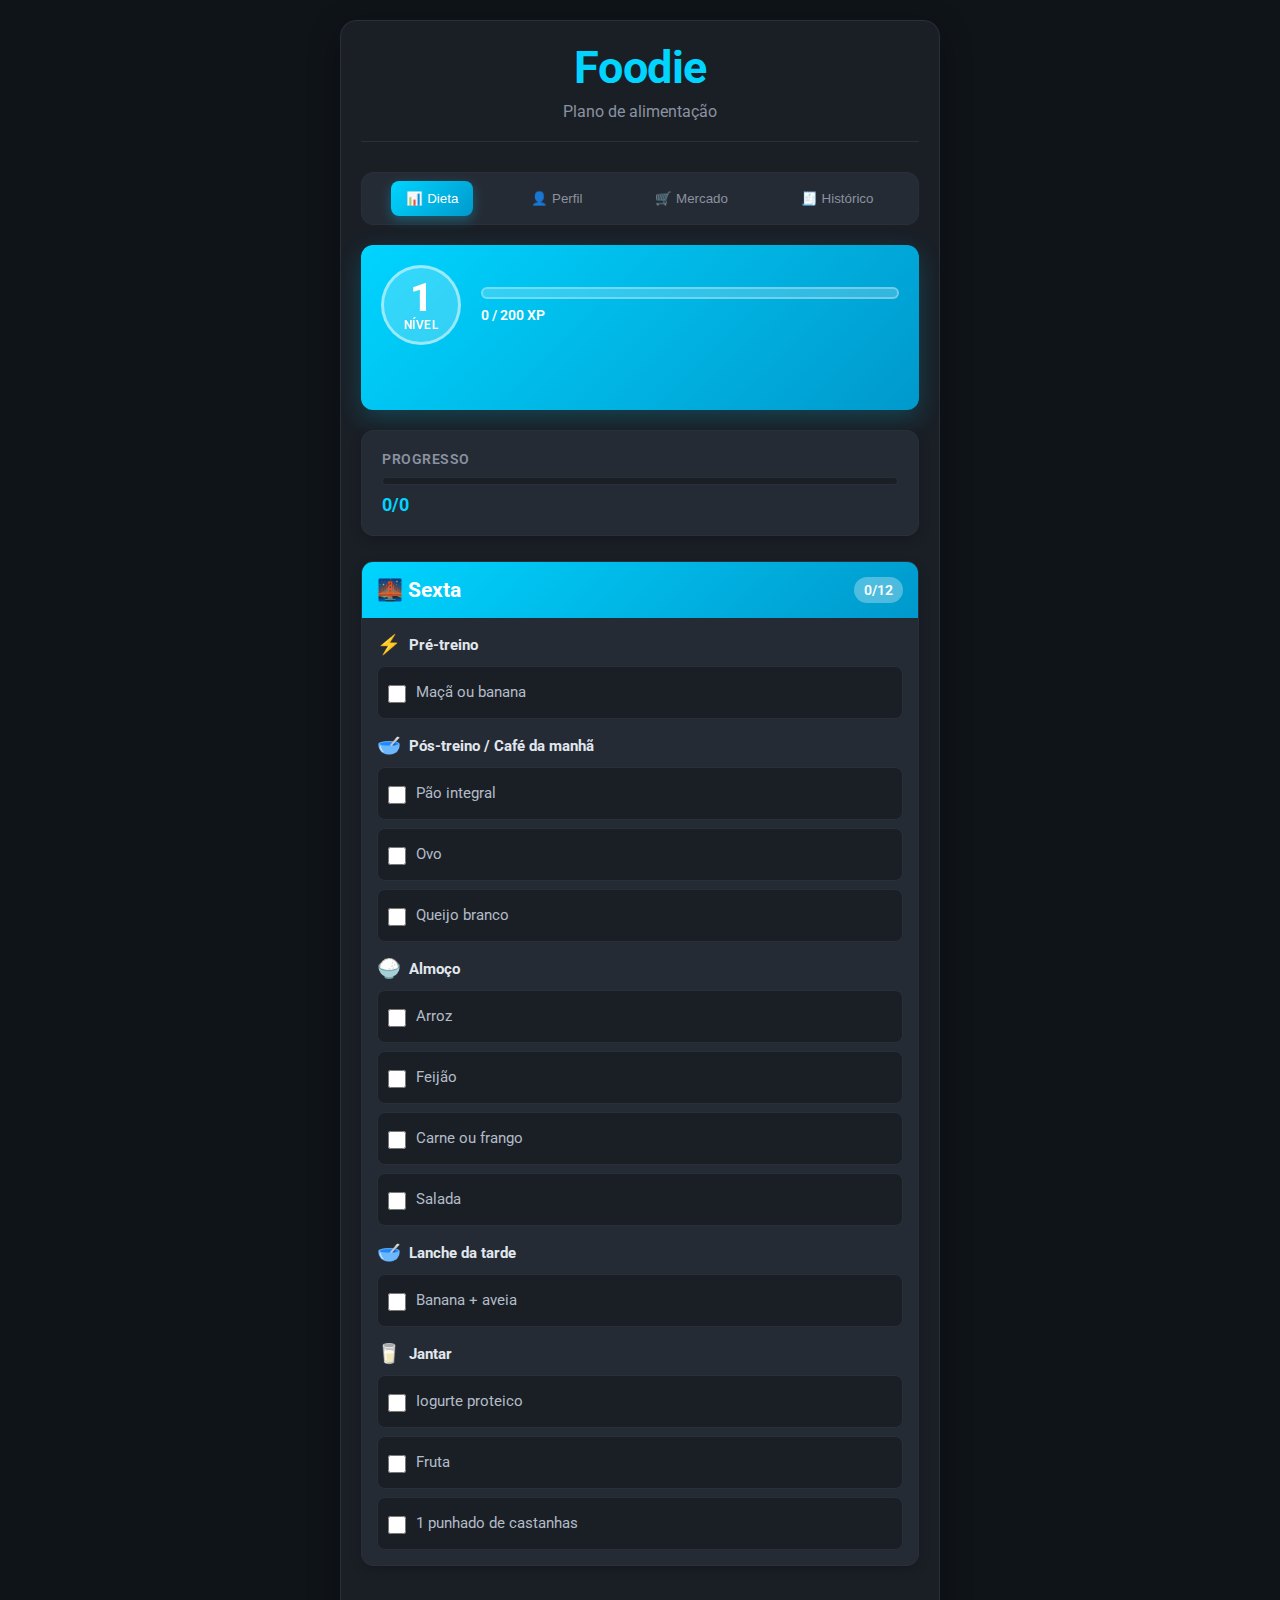
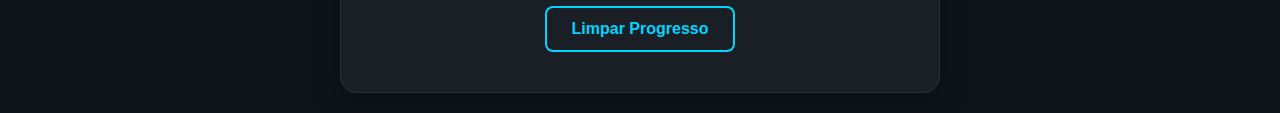
<file: index.html>
<!DOCTYPE html>
<html lang="pt-BR">
<head>
    <meta charset="UTF-8">
    <meta name="viewport" content="width=device-width, initial-scale=1.0">
    <title>Acompanhamento de Dieta</title>
    <link rel="stylesheet" href="styles.css">
    <link rel="preconnect" href="https://fonts.googleapis.com">
    <link rel="preconnect" href="https://fonts.gstatic.com" crossorigin>
    <link href="https://fonts.googleapis.com/css2?family=Roboto:wght@400;700&display=swap" rel="stylesheet">
</head>
<body>
    <div class="container">
        <header>
            <h1>Foodie</h1>
            <p class="subtitle">Plano de alimentação</p>
        </header>

        <!-- Abas de navegação -->
        <div class="nav-tabs">
            <button class="tab-btn active" id="tabDiet" data-tab="diet">📊 Dieta</button>
            <button class="tab-btn" id="tabProfile" data-tab="profile">👤 Perfil</button>
            <button class="tab-btn" id="tabMarket" data-tab="market">🛒 Mercado</button>
            <button class="tab-btn" id="tabHistory" data-tab="history">🧾 Histórico</button>
        </div>

        <!-- Seção de Dieta -->
        <div class="tab-content active" id="dietTab">
            <div class="xp-system">
                <div class="xp-header">
                    <div class="level-badge">
                        <span class="level-number" id="levelNumber">1</span>
                        <span class="level-label">Nível</span>
                    </div>
                    <div class="xp-info">
                        <div class="xp-bar-container">
                            <div class="xp-bar-fill" id="xpBarFill"></div>
                        </div>
                        <span class="xp-text" id="xpText">0 / 100 XP</span>
                    </div>
                </div>
                <div class="xp-achievement" id="xpAchievement"></div>
            </div>

            <div class="stats">
                <div class="stat-item">
                    <span class="stat-label">Progresso</span>
                    <div class="progress-bar">
                        <div class="progress-fill" id="progressFill"></div>
                    </div>
                    <span class="stat-value" id="progressText">0/0</span>
                </div>
            </div>

            <div class="days-container" id="daysContainer"></div>

            <footer>
                <button class="btn-reset" id="resetBtn">Limpar Progresso</button>
            </footer>
        </div>

        <!-- Seção de Perfil -->
        <div class="tab-content" id="profileTab">
            <div class="profile-container">
                <div class="profile-picture-section">
                    <img id="profileImage" class="profile-picture" src="data:image/svg+xml,%3Csvg xmlns='http://www.w3.org/2000/svg' viewBox='0 0 200 200'%3E%3Ccircle cx='100' cy='100' r='100' fill='%23e9ecef'/%3E%3Ccircle cx='100' cy='70' r='35' fill='%23999'/%3E%3Cellipse cx='100' cy='160' rx='50' ry='40' fill='%23999'/%3E%3C/svg%3E" alt="Foto de Perfil">
                    <label for="photoInput" class="photo-upload-btn">📷</label>
                    <input type="file" id="photoInput" accept="image/*" hidden>
                </div>

                <div class="profile-form">
                    <div class="form-group">
                        <label for="profileName">Nome</label>
                        <input type="text" id="profileName" placeholder="Digite seu nome" maxlength="50">
                    </div>

                    <div class="form-group">
                        <label for="profileWeight">Peso (kg)</label>
                        <input type="number" id="profileWeight" placeholder="Digite seu peso" step="0.1" min="0">
                    </div>

                    <div class="form-group">
                        <label for="profileHeight">Altura (cm)</label>
                        <input type="number" id="profileHeight" placeholder="Digite sua altura" step="0.1" min="0">
                    </div>

                    <div class="form-group">
                        <label for="profileIMC">IMC</label>
                        <div class="imc-display">
                            <span id="imcValue">--</span>
                            <span id="imcCategory"></span>
                        </div>
                    </div>

                    <div class="button-group">
                        <button class="btn btn-primary" id="saveProfileBtn">💾 Salvar Perfil</button>
                        <button class="btn btn-secondary" id="clearProfileBtn">🗑️ Limpar Dados</button>
                    </div>
                </div>
            </div>
        </div>

        <!-- Seção de Mercado -->
        <div class="tab-content" id="marketTab">
            <div class="market-container">
                <form class="market-form" id="marketForm">
                    <div class="form-group">
                        <label for="marketItemName">Item</label>
                        <input type="text" id="marketItemName" placeholder="Ex: Arroz" maxlength="60" required>
                    </div>

                    <div class="market-row-inputs">
                        <div class="form-group">
                            <label for="marketItemQty">Quantidade</label>
                            <input type="number" id="marketItemQty" placeholder="1" min="0.01" step="0.01" required>
                        </div>

                        <div class="form-group">
                            <label for="marketItemPrice">Valor (R$)</label>
                            <input type="number" id="marketItemPrice" placeholder="0,00" min="0" step="0.01" required>
                        </div>
                    </div>

                    <button type="submit" class="btn btn-primary" id="addMarketItemBtn">➕ Adicionar</button>
                </form>

                <div class="market-list">
                    <div class="market-list-header">
                        <span>Item</span>
                        <span>Qtd.</span>
                        <span>Valor</span>
                        <span>Total</span>
                        <span></span>
                    </div>
                    <div id="marketItems"></div>
                </div>

                <div class="market-total">
                    <span>Valor total</span>
                    <span id="marketTotal">R$ 0,00</span>
                </div>

                <button class="btn btn-primary" id="confirmMarketBtn">✅ Confirmar lista de compras</button>
            </div>
        </div>

        <!-- Seção de Histórico de compras -->
        <div class="tab-content" id="historyTab">
            <div class="history-container">
                <div class="history-header">
                    <h2>Histórico de compras</h2>
                    <p>Listas confirmadas anteriormente</p>
                </div>
                <div id="historyList"></div>
            </div>
        </div>

        <!-- Modal de edição -->
        <div class="modal" id="editModal">
            <div class="modal-content">
                <div class="modal-header">
                    <h2>Editar Item</h2>
                    <button class="btn-close" id="closeModal">&times;</button>
                </div>
                <div class="modal-body">
                    <input type="text" id="editInput" placeholder="Digite o novo texto" maxlength="100">
                </div>
                <div class="modal-footer">
                    <button class="btn btn-secondary" id="cancelBtn">Cancelar</button>
                    <button class="btn btn-primary" id="saveBtn">Salvar</button>
                    <button class="btn btn-danger" id="deleteBtn">Deletar</button>
                </div>
            </div>
        </div>
    </div>

    <script src="script.js"></script>
</body>
</html>
</file>
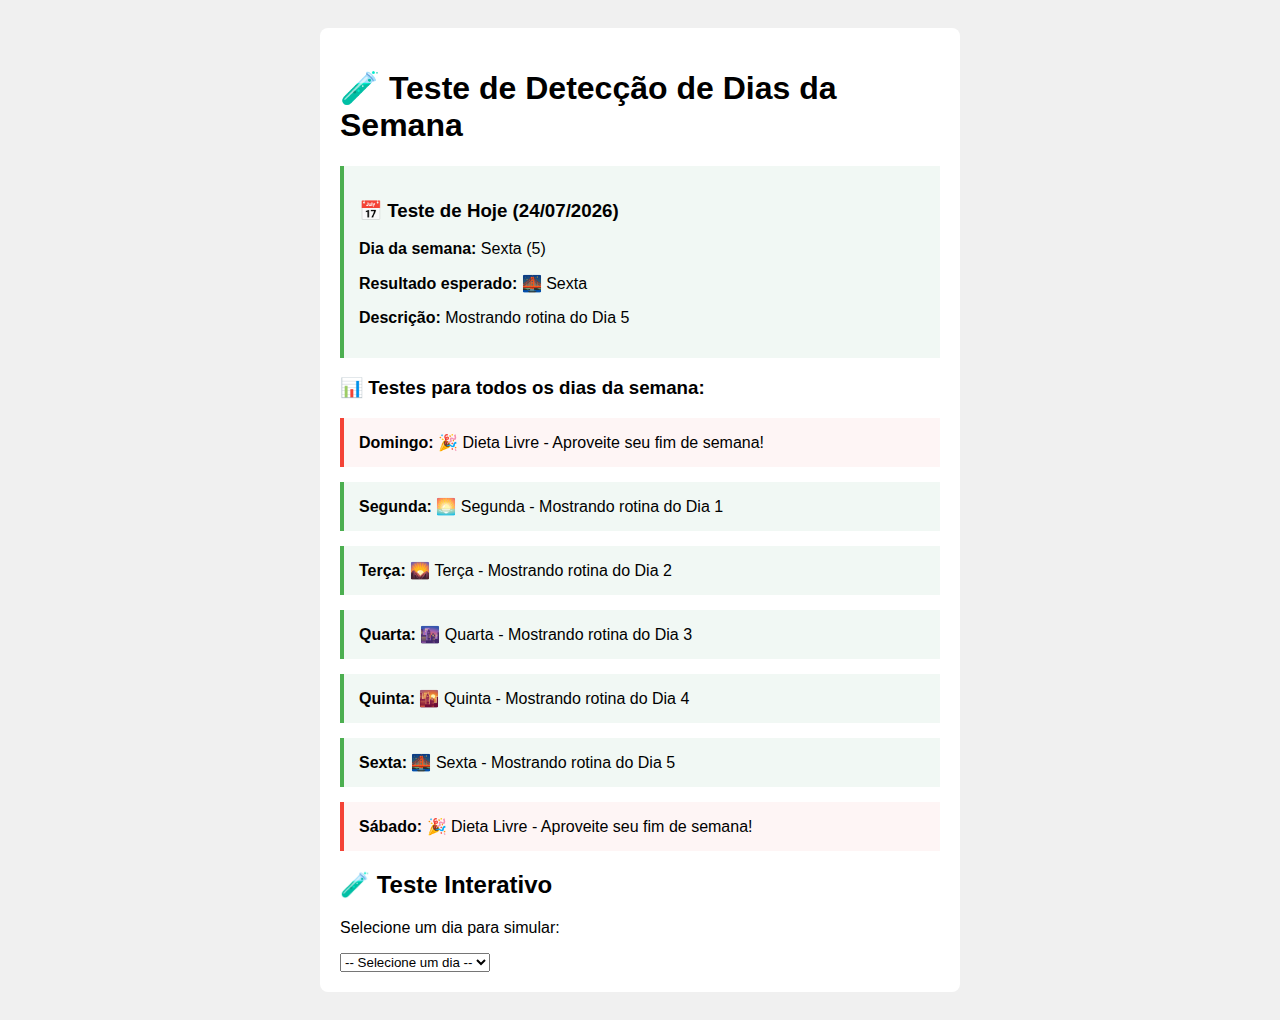
<file: test.html>
<!DOCTYPE html>
<html lang="pt-BR">
<head>
    <meta charset="UTF-8">
    <meta name="viewport" content="width=device-width, initial-scale=1.0">
    <title>Teste - Detecção de Dias</title>
    <style>
        body {
            font-family: Arial, sans-serif;
            padding: 20px;
            background: #f0f0f0;
        }
        .test-container {
            background: white;
            padding: 20px;
            border-radius: 8px;
            max-width: 600px;
            margin: 0 auto;
        }
        .test-result {
            margin: 15px 0;
            padding: 15px;
            border-left: 4px solid #4CAF50;
            background: #f1f8f4;
        }
        .test-result.error {
            border-left-color: #f44336;
            background: #fef5f5;
        }
        code {
            background: #e0e0e0;
            padding: 2px 6px;
            border-radius: 3px;
        }
    </style>
</head>
<body>
    <div class="test-container">
        <h1>🧪 Teste de Detecção de Dias da Semana</h1>
        
        <div id="testResults"></div>

        <h2>🧪 Teste Interativo</h2>
        <p>Selecione um dia para simular:</p>
        <select id="daySelector" onchange="testDay()">
            <option value="">-- Selecione um dia --</option>
            <option value="0">Domingo (0)</option>
            <option value="1">Segunda (1)</option>
            <option value="2">Terça (2)</option>
            <option value="3">Quarta (3)</option>
            <option value="4">Quinta (4)</option>
            <option value="5">Sexta (5)</option>
            <option value="6">Sábado (6)</option>
        </select>
        <div id="testOutput"></div>
    </div>

    <script>
        // Carregar as funções do script.js
        const dietPlan = [
            { day: 1, emoji: '🌅', meals: [] },
            { day: 2, emoji: '🌄', meals: [] },
            { day: 3, emoji: '🌆', meals: [] },
            { day: 4, emoji: '🌇', meals: [] },
            { day: 5, emoji: '🌉', meals: [] }
        ];

        function getCurrentWeekday() {
            const today = new Date();
            const day = today.getDay();
            if (day >= 1 && day <= 5) {
                return day;
            }
            return null;
        }

        function getWeekdayNames() {
            return ['Domingo', 'Segunda', 'Terça', 'Quarta', 'Quinta', 'Sexta', 'Sábado'];
        }

        function testDayLogic(dayOfWeek) {
            const weekdayNames = getWeekdayNames();
            
            if (dayOfWeek === null || dayOfWeek === 0 || dayOfWeek === 6) {
                return {
                    isWeekend: true,
                    message: '🎉 Dieta Livre',
                    description: 'Aproveite seu fim de semana!'
                };
            } else {
                const dietDay = dayOfWeek;
                const dayName = weekdayNames[dayOfWeek];
                const dayEmoji = dietPlan[dietDay - 1].emoji;
                
                return {
                    isWeekend: false,
                    message: `${dayEmoji} ${dayName}`,
                    description: `Mostrando rotina do Dia ${dietDay}`,
                    dietDay: dietDay
                };
            }
        }

        // Teste de hoje
        function runTests() {
            const resultsDiv = document.getElementById('testResults');
            const today = new Date();
            const currentDay = today.getDay();
            const result = testDayLogic(currentDay);
            
            resultsDiv.innerHTML += `
                <div class="test-result">
                    <h3>📅 Teste de Hoje (${today.toLocaleDateString('pt-BR')})</h3>
                    <p><strong>Dia da semana:</strong> ${getWeekdayNames()[currentDay]} (${currentDay})</p>
                    <p><strong>Resultado esperado:</strong> ${result.message}</p>
                    <p><strong>Descrição:</strong> ${result.description}</p>
                </div>
            `;

            // Testes para todos os dias
            resultsDiv.innerHTML += '<h3>📊 Testes para todos os dias da semana:</h3>';
            for (let i = 0; i < 7; i++) {
                const testResult = testDayLogic(i);
                const className = testResult.isWeekend ? 'test-result error' : 'test-result';
                resultsDiv.innerHTML += `
                    <div class="${className}">
                        <strong>${getWeekdayNames()[i]}:</strong> ${testResult.message} - ${testResult.description}
                    </div>
                `;
            }
        }

        function testDay() {
            const selector = document.getElementById('daySelector');
            const output = document.getElementById('testOutput');
            const dayValue = parseInt(selector.value);

            if (isNaN(dayValue)) {
                output.innerHTML = '';
                return;
            }

            const result = testDayLogic(dayValue);
            output.innerHTML = `
                <div class="test-result">
                    <h4>Resultado para ${getWeekdayNames()[dayValue]}:</h4>
                    <p><strong>Mensagem:</strong> ${result.message}</p>
                    <p><strong>Descrição:</strong> ${result.description}</p>
                    ${result.dietDay ? `<p><strong>Dia da dieta:</strong> ${result.dietDay}</p>` : ''}
                </div>
            `;
        }

        // Executar testes quando a página carregar
        window.addEventListener('load', runTests);
    </script>
</body>
</html>
</file>
<file: styles.css>
* {
    margin: 0;
    padding: 0;
    box-sizing: border-box;
}

body {
    font-family: 'Roboto', -apple-system, BlinkMacSystemFont, 'Segoe UI', Oxygen, Ubuntu, Cantarell, sans-serif;
    background: #0f1419;
    min-height: 100vh;
    padding: 20px 0;
    color: #e1e8ed;
}

.container {
    max-width: 600px;
    margin: 0 auto;
    padding: 20px;
    background-color: #1a1f26;
    border-radius: 16px;
    box-shadow: 0 8px 32px rgba(0, 0, 0, 0.3);
    border: 1px solid #2a2f3a;
}

header {
    text-align: center;
    margin-bottom: 30px;
    padding-bottom: 20px;
    border-bottom: 1px solid #2a2f3a;
}

h1 {
    font-size: 2.8rem;
    color: #00d4ff;
    font-weight: 700;
    letter-spacing: -0.5px;
    margin-bottom: 8px;
}

.subtitle {
    font-size: 1rem;
    color: #8b92a0;
    font-weight: 400;
}

.stats {
    background: #252b35;
    border-radius: 12px;
    padding: 20px;
    margin-bottom: 25px;
    box-shadow: 0 4px 12px rgba(0, 0, 0, 0.2);
    border: 1px solid #2a2f3a;
}

.stat-item {
    display: flex;
    flex-direction: column;
    gap: 10px;
}

.stat-label {
    font-size: 0.85rem;
    color: #8b92a0;
    font-weight: 600;
    text-transform: uppercase;
    letter-spacing: 0.5px;
}

.progress-bar {
    width: 100%;
    height: 8px;
    background: #1a1f26;
    border-radius: 10px;
    overflow: hidden;
    border: 1px solid #2a2f3a;
}

.progress-fill {
    height: 100%;
    background: linear-gradient(90deg, #00d4ff 0%, #0099cc 100%);
    border-radius: 10px;
    transition: width 0.3s ease;
    width: 0%;
}

.stat-value {
    font-size: 1.1rem;
    font-weight: 700;
    color: #00d4ff;
}

/* Sistema de XP */
.xp-system {
    background: linear-gradient(135deg, #00d4ff 0%, #0099cc 100%);
    border-radius: 12px;
    padding: 20px;
    margin-bottom: 20px;
    box-shadow: 0 8px 24px rgba(0, 212, 255, 0.2);
}

.xp-header {
    display: flex;
    gap: 20px;
    align-items: center;
}

.level-badge {
    display: flex;
    flex-direction: column;
    align-items: center;
    justify-content: center;
    width: 80px;
    height: 80px;
    background: rgba(255, 255, 255, 0.2);
    border-radius: 50%;
    border: 3px solid rgba(255, 255, 255, 0.5);
    color: white;
    flex-shrink: 0;
    backdrop-filter: blur(10px);
}

.level-number {
    font-size: 2.5rem;
    font-weight: 800;
    line-height: 1;
}

.level-label {
    font-size: 0.75rem;
    font-weight: 600;
    text-transform: uppercase;
    letter-spacing: 0.5px;
}

.xp-info {
    flex: 1;
    display: flex;
    flex-direction: column;
    gap: 8px;
}

.xp-bar-container {
    width: 100%;
    height: 12px;
    background: rgba(255, 255, 255, 0.2);
    border-radius: 10px;
    overflow: hidden;
    border: 2px solid rgba(255, 255, 255, 0.3);
}

.xp-bar-fill {
    height: 100%;
    background: linear-gradient(90deg, #FFD700 0%, #FFA500 100%);
    border-radius: 10px;
    transition: width 0.5s ease;
    width: 0%;
    box-shadow: 0 0 15px rgba(255, 215, 0, 0.5);
}

.xp-text {
    color: white;
    font-size: 0.9rem;
    font-weight: 600;
}

.xp-achievement {
    margin-top: 15px;
    min-height: 30px;
}

.achievement-popup {
    display: flex;
    align-items: center;
    gap: 10px;
    background: rgba(255, 255, 255, 0.15);
    padding: 12px;
    border-radius: 8px;
    color: white;
    font-weight: 600;
    font-size: 0.95rem;
    animation: slideUp 0.5s ease;
    border-left: 4px solid #FFD700;
}

.achievement-popup .emoji {
    font-size: 1.5rem;
}

.level-up-popup {
    display: flex;
    align-items: center;
    gap: 10px;
    background: linear-gradient(135deg, rgba(255, 255, 0, 0.3) 0%, rgba(255, 165, 0, 0.3) 100%);
    padding: 15px;
    border-radius: 8px;
    color: white;
    font-weight: 700;
    font-size: 1.1rem;
    animation: levelUpPop 0.6s ease;
    border: 2px solid #FFD700;
}

.level-up-popup .emoji {
    font-size: 2rem;
    animation: bounce 0.6s ease;
}

@keyframes levelUpPop {
    0% {
        opacity: 0;
        transform: scale(0.8) translateY(20px);
    }
    50% {
        opacity: 1;
    }
    100% {
        opacity: 0;
        transform: scale(1) translateY(-20px);
    }
}

@keyframes bounce {
    0%, 100% {
        transform: scale(1);
    }
    50% {
        transform: scale(1.3);
    }
}

.days-container {
    display: flex;
    flex-direction: column;
    gap: 15px;
    margin-bottom: 20px;
}

.day-card {
    background: #252b35;
    border-radius: 12px;
    overflow: hidden;
    box-shadow: 0 4px 12px rgba(0, 0, 0, 0.2);
    transition: transform 0.2s ease, box-shadow 0.2s ease;
    border: 1px solid #2a2f3a;
}

.day-card:active {
    transform: translateY(2px);
    box-shadow: 0 2px 8px rgba(0, 0, 0, 0.2);
}

.day-header {
    background: linear-gradient(135deg, #00d4ff 0%, #0099cc 100%);
    color: white;
    padding: 15px;
    display: flex;
    justify-content: space-between;
    align-items: center;
    cursor: pointer;
    user-select: none;
}

.day-title {
    font-size: 1.3rem;
    font-weight: 700;
}

.day-progress {
    background: rgba(255, 255, 255, 0.3);
    padding: 5px 10px;
    border-radius: 20px;
    font-size: 0.85rem;
    font-weight: 600;
}

.day-content {
    max-height: 1000px;
    overflow: hidden;
    transition: max-height 0.3s ease;
}

.day-content.collapsed {
    max-height: 0;
}

.meals {
    padding: 15px;
}

.meal {
    margin-bottom: 15px;
}

.meal:last-child {
    margin-bottom: 0;
}

.meal-title {
    font-size: 0.95rem;
    font-weight: 700;
    color: #e1e8ed;
    margin-bottom: 10px;
    display: flex;
    align-items: center;
    gap: 8px;
}

.meal-title .emoji {
    font-size: 1.2rem;
}

.meal-items {
    display: flex;
    flex-direction: column;
    gap: 8px;
}

.meal-item {
    display: flex;
    align-items: flex-start;
    gap: 10px;
    padding: 10px;
    background: #1a1f26;
    border-radius: 8px;
    cursor: pointer;
    transition: background-color 0.2s ease;
    border: 1px solid #2a2f3a;
}

.meal-item:hover {
    background: #2a2f3a;
}

.meal-item input[type="checkbox"] {
    margin-top: 3px;
    cursor: pointer;
    width: 18px;
    height: 18px;
    flex-shrink: 0;
}

.meal-item label {
    cursor: pointer;
    flex: 1;
    font-size: 0.95rem;
    color: #b3bcc6;
    line-height: 1.4;
}

.meal-item input[type="checkbox"]:checked + label {
    color: #8b92a0;
    text-decoration: line-through;
}

.meal-item input[type="checkbox"]:checked {
    accent-color: #00d4ff;
}

footer {
    display: flex;
    justify-content: center;
    padding: 20px 0;
}

/* Abas de navegação */
.nav-tabs {
    display: flex;
    justify-content: space-around;
    margin-bottom: 20px;
    background: #252b35;
    padding: 8px;
    border-radius: 12px;
    border: 1px solid #2a2f3a;
}

.tab-btn {
    background-color: transparent;
    border: none;
    border-radius: 8px;
    padding: 10px 15px;
    cursor: pointer;
    transition: all 0.3s ease;
    color: #8b92a0;
    font-weight: 500;
}

.tab-btn:hover {
    background-color: #2a2f3a;
    color: #b3bcc6;
}

.tab-btn.active {
    background: linear-gradient(135deg, #00d4ff 0%, #0099cc 100%);
    color: white;
    box-shadow: 0 4px 12px rgba(0, 212, 255, 0.3);
}

.tab-content {
    display: none;
    animation: fadeIn 0.3s ease;
}

.tab-content.active {
    display: block;
}

/* Perfil */
.profile-container {
    background: #252b35;
    border-radius: 12px;
    padding: 25px;
    box-shadow: 0 4px 12px rgba(0, 0, 0, 0.2);
    border: 1px solid #2a2f3a;
}

/* Mercado */
.market-container {
    background: #252b35;
    border-radius: 12px;
    padding: 25px;
    box-shadow: 0 4px 12px rgba(0, 0, 0, 0.2);
    display: flex;
    flex-direction: column;
    gap: 20px;
    border: 1px solid #2a2f3a;
}

.market-form {
    display: flex;
    flex-direction: column;
    gap: 15px;
}

.market-row-inputs {
    display: grid;
    grid-template-columns: repeat(2, 1fr);
    gap: 12px;
}

.market-list {
    display: flex;
    flex-direction: column;
    gap: 10px;
}

.market-list-header {
    display: grid;
    grid-template-columns: 2fr 0.8fr 1fr 1fr auto;
    gap: 10px;
    font-weight: 700;
    color: #8b92a0;
    font-size: 0.85rem;
    text-transform: uppercase;
    letter-spacing: 0.4px;
    padding: 0 10px;
}

.market-row {
    display: grid;
    grid-template-columns: 2fr 0.8fr 1fr 1fr auto;
    gap: 10px;
    align-items: center;
    background: #1a1f26;
    border-radius: 8px;
    padding: 12px 10px;
    font-size: 0.95rem;
    color: #b3bcc6;
    border: 1px solid #2a2f3a;
}

.market-col {
    display: flex;
    align-items: center;
}

.market-name {
    font-weight: 600;
}

.market-actions {
    justify-content: flex-end;
}

.market-empty {
    text-align: center;
    padding: 20px;
    color: #8b92a0;
    background: #1a1f26;
    border-radius: 8px;
    font-size: 0.95rem;
    border: 1px solid #2a2f3a;
}

.market-total {
    background: #1a1f26;
    border-radius: 8px;
    padding: 15px 18px;
    display: flex;
    align-items: center;
    justify-content: space-between;
    font-weight: 700;
    font-size: 1rem;
    color: #e1e8ed;
    border: 1px solid #2a2f3a;
}

/* Histórico de compras */
.history-container {
    background: #252b35;
    border-radius: 12px;
    padding: 25px;
    box-shadow: 0 4px 12px rgba(0, 0, 0, 0.2);
    display: flex;
    flex-direction: column;
    gap: 18px;
    border: 1px solid #2a2f3a;
}

.history-header h2 {
    font-size: 1.3rem;
    color: #e1e8ed;
    margin-bottom: 4px;
}

.history-header p {
    color: #8b92a0;
    font-size: 0.95rem;
}

.history-empty {
    text-align: center;
    padding: 20px;
    color: #8b92a0;
    background: #1a1f26;
    border-radius: 8px;
    font-size: 0.95rem;
    border: 1px solid #2a2f3a;
}

.history-card {
    background: #1a1f26;
    border-radius: 8px;
    padding: 15px;
    display: flex;
    flex-direction: column;
    gap: 10px;
    border: 1px solid #2a2f3a;
}

.history-card-header {
    display: flex;
    align-items: center;
    justify-content: space-between;
    font-weight: 700;
    color: #e1e8ed;
}

.history-card-title {
    font-size: 1rem;
}

.history-card-total {
    color: #00d4ff;
}

.history-card-meta {
    font-size: 0.85rem;
    color: #8b92a0;
}

.history-items {
    display: flex;
    flex-direction: column;
    gap: 8px;
}

.history-item {
    display: flex;
    justify-content: space-between;
    font-size: 0.95rem;
    color: #b3bcc6;
}

.profile-picture-section {
    display: flex;
    flex-direction: column;
    align-items: center;
    margin-bottom: 30px;
    position: relative;
}

.profile-picture {
    width: 150px;
    height: 150px;
    border-radius: 50%;
    background: #1a1f26;
    object-fit: cover;
    border: 4px solid #00d4ff;
    box-shadow: 0 8px 24px rgba(0, 212, 255, 0.2);
}

.photo-upload-btn {
    position: absolute;
    bottom: 10px;
    right: 10px;
    background: linear-gradient(135deg, #00d4ff 0%, #0099cc 100%);
    width: 45px;
    height: 45px;
    border-radius: 50%;
    display: flex;
    align-items: center;
    justify-content: center;
    font-size: 1.5rem;
    cursor: pointer;
    box-shadow: 0 4px 12px rgba(0, 212, 255, 0.3);
    transition: transform 0.2s ease;
}

.photo-upload-btn:hover {
    transform: scale(1.1);
}

.profile-form {
    display: flex;
    flex-direction: column;
    gap: 20px;
}

.form-group {
    display: flex;
    flex-direction: column;
    gap: 8px;
}

.form-group label {
    font-weight: 600;
    color: #e1e8ed;
    font-size: 0.95rem;
}

.form-group input {
    padding: 12px;
    border: 2px solid #2a2f3a;
    border-radius: 8px;
    font-size: 1rem;
    font-family: inherit;
    transition: border-color 0.2s ease;
    background: #1a1f26;
    color: #e1e8ed;
}

.form-group input:focus {
    outline: none;
    border-color: #00d4ff;
    box-shadow: 0 0 0 3px rgba(0, 212, 255, 0.1);
}

.imc-display {
    padding: 15px;
    background: #1a1f26;
    border-radius: 8px;
    display: flex;
    align-items: center;
    justify-content: space-between;
    gap: 15px;
    border: 1px solid #2a2f3a;
}

#imcValue {
    font-size: 1.8rem;
    font-weight: 700;
    color: #00d4ff;
}

#imcCategory {
    font-size: 0.9rem;
    font-weight: 600;
    color: #e1e8ed;
    padding: 5px 12px;
    background: #252b35;
    border-radius: 20px;
    text-align: center;
    border: 1px solid #2a2f3a;
}

.button-group {
    display: flex;
    gap: 10px;
    margin-top: 20px;
}

.button-group .btn {
    flex: 1;
}

@keyframes fadeIn {
    from {
        opacity: 0;
        transform: translateY(10px);
    }
    to {
        opacity: 1;
        transform: translateY(0);
    }
}

.btn-reset {
    background: transparent;
    color: #00d4ff;
    border: 2px solid #00d4ff;
    padding: 12px 25px;
    border-radius: 8px;
    font-size: 1rem;
    font-weight: 600;
    cursor: pointer;
    transition: all 0.3s ease;
}

.btn-reset:hover {
    background: rgba(0, 212, 255, 0.1);
    transform: translateY(-2px);
    box-shadow: 0 4px 12px rgba(0, 212, 255, 0.2);
}

.btn-reset:active {
    transform: translateY(0);
}

.meal-item-wrapper {
    display: flex;
    align-items: center;
    gap: 8px;
    width: 100%;
}

.meal-item-content {
    flex: 1;
    display: flex;
    align-items: flex-start;
    gap: 10px;
}

.meal-item-actions {
    display: flex;
    gap: 5px;
    opacity: 0;
    transition: opacity 0.2s ease;
    flex-shrink: 0;
}

.meal-item:hover .meal-item-actions {
    opacity: 1;
}

.btn-icon {
    background: none;
    border: none;
    cursor: pointer;
    font-size: 1.1rem;
    padding: 5px;
    display: flex;
    align-items: center;
    justify-content: center;
    border-radius: 5px;
    transition: background-color 0.2s ease;
}

.btn-icon:hover {
    background-color: #2a2f3a;
}

.btn-icon.edit {
    color: #00d4ff;
}

.btn-icon.delete {
    color: #ff6b6b;
}

/* Modal */
.modal {
    display: none;
    position: fixed;
    top: 0;
    left: 0;
    width: 100%;
    height: 100%;
    background: rgba(0, 0, 0, 0.7);
    z-index: 1000;
    align-items: center;
    justify-content: center;
    animation: fadeIn 0.2s ease;
    backdrop-filter: blur(4px);
}

.modal.active {
    display: flex;
}

@keyframes fadeIn {
    from {
        opacity: 0;
    }
    to {
        opacity: 1;
    }
}

.modal-content {
    background: #1a1f26;
    border-radius: 12px;
    width: 90%;
    max-width: 400px;
    box-shadow: 0 20px 60px rgba(0, 0, 0, 0.5);
    animation: slideUp 0.3s ease;
    border: 1px solid #2a2f3a;
}

@keyframes slideUp {
    from {
        transform: translateY(30px);
        opacity: 0;
    }
    to {
        transform: translateY(0);
        opacity: 1;
    }
}

.modal-header {
    display: flex;
    justify-content: space-between;
    align-items: center;
    padding: 20px;
    border-bottom: 1px solid #2a2f3a;
}

.modal-header h2 {
    margin: 0;
    font-size: 1.3rem;
    color: #e1e8ed;
}

.btn-close {
    background: none;
    border: none;
    font-size: 1.8rem;
    color: #8b92a0;
    cursor: pointer;
    padding: 0;
    width: 30px;
    height: 30px;
    display: flex;
    align-items: center;
    justify-content: center;
    border-radius: 5px;
    transition: background-color 0.2s ease;
}

.btn-close:hover {
    background-color: #2a2f3a;
    color: #e1e8ed;
}

.modal-body {
    padding: 20px;
}

.modal-body input {
    width: 100%;
    padding: 12px;
    font-size: 1rem;
    border: 2px solid #2a2f3a;
    border-radius: 8px;
    font-family: inherit;
    transition: border-color 0.2s ease;
    background: #252b35;
    color: #e1e8ed;
}

.modal-body input:focus {
    outline: none;
    border-color: #00d4ff;
    box-shadow: 0 0 0 3px rgba(0, 212, 255, 0.1);
}

.modal-footer {
    display: flex;
    gap: 10px;
    padding: 20px;
    border-top: 1px solid #2a2f3a;
}

.btn {
    flex: 1;
    padding: 12px;
    border: none;
    border-radius: 8px;
    font-size: 1rem;
    font-weight: 600;
    cursor: pointer;
    transition: all 0.2s ease;
}

.btn-primary {
    background: linear-gradient(135deg, #00d4ff 0%, #0099cc 100%);
    color: white;
}

.btn-primary:hover {
    transform: translateY(-2px);
    box-shadow: 0 4px 12px rgba(0, 212, 255, 0.3);
}

.btn-secondary {
    background: #2a2f3a;
    color: #b3bcc6;
    border: 1px solid #3a3f4a;
}

.btn-secondary:hover {
    background: #3a3f4a;
    color: #e1e8ed;
}

.btn-danger {
    background: rgba(255, 107, 107, 0.1);
    color: #ff6b6b;
    border: 1px solid #ff6b6b;
}

.btn-danger:hover {
    background: rgba(255, 107, 107, 0.2);
}

@media (max-width: 480px) {
    header h1 {
        font-size: 2rem;
    }

    .day-title {
        font-size: 1.1rem;
    }

    .meal-title {
        font-size: 0.9rem;
    }

    .meal-item label {
        font-size: 0.9rem;
    }

    .meal-item-actions {
        opacity: 1;
    }

    .market-list-header {
        display: none;
    }

    .market-row {
        grid-template-columns: 1fr 1fr;
        row-gap: 8px;
    }

    .market-name {
        grid-column: span 2;
    }

    .market-actions {
        grid-column: span 2;
        justify-content: flex-end;
    }

    .history-card-header {
        flex-direction: column;
        align-items: flex-start;
        gap: 6px;
    }

    .history-item {
        flex-direction: column;
        align-items: flex-start;
        gap: 4px;
    }
}

/* Dieta Livre - Fim de semana */
.free-diet-card {
    background: linear-gradient(135deg, #1a1f26 0%, #252b35 100%);
    border: 2px solid #00d4ff;
    border-radius: 12px;
    overflow: hidden;
    box-shadow: 0 8px 24px rgba(0, 212, 255, 0.15);
}

.free-diet-card .day-header {
    background: linear-gradient(90deg, #00d4ff 0%, #0099cc 100%);
    padding: 25px;
    cursor: default;
}

.free-diet-card .day-header .day-title {
    font-size: 1.5rem;
    font-weight: 700;
    color: white;
}

.free-diet-card .day-progress {
    display: none;
}

.free-diet-message {
    padding: 40px 25px;
    text-align: center;
}

.free-diet-message p {
    font-size: 1.1rem;
    color: #8b92a0;
    margin: 15px 0;
    line-height: 1.6;
}

.free-diet-message p:first-child {
    font-size: 1.3rem;
    font-weight: 600;
    color: #00d4ff;
}
</file>
